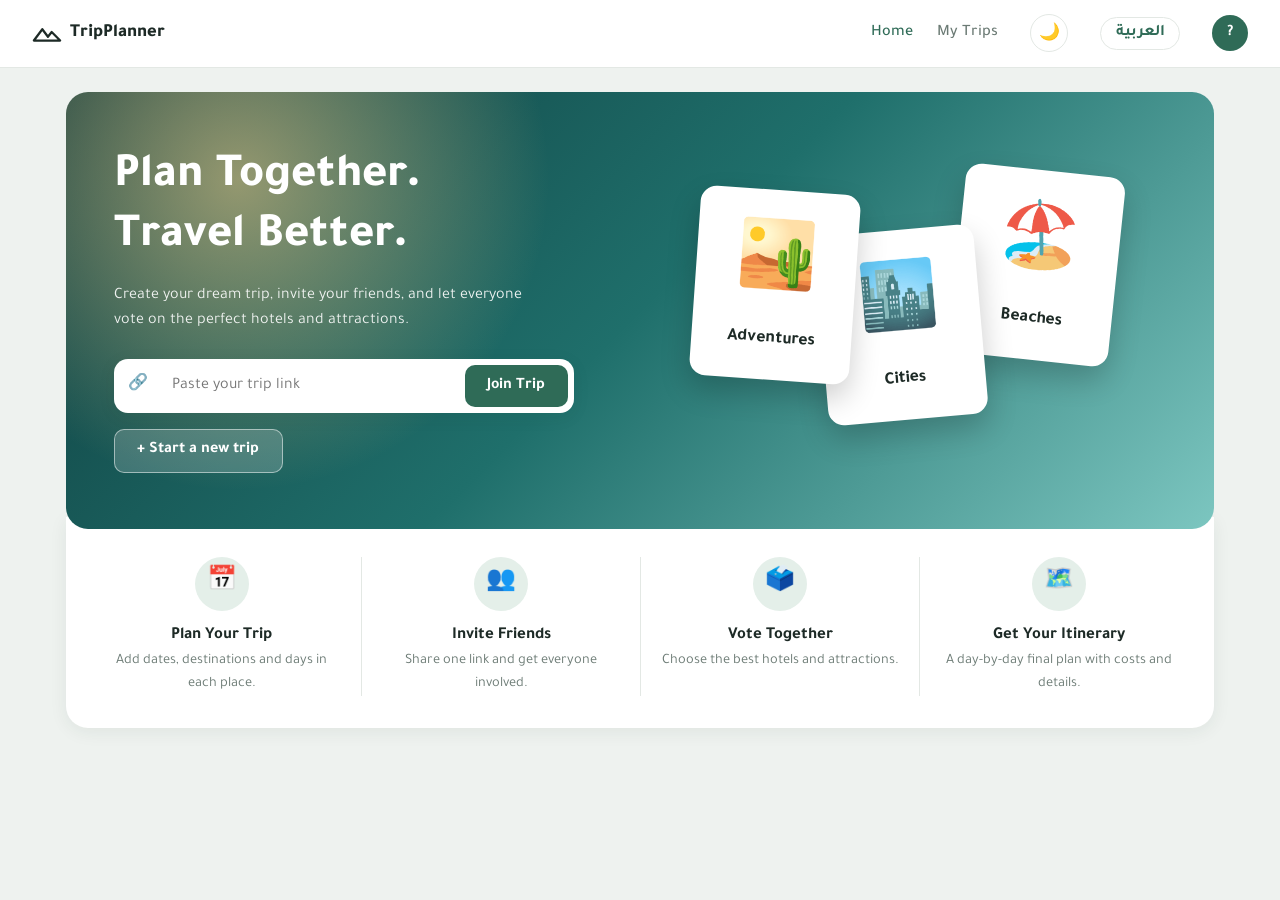
<file: TripPlanner/TripPlanner/index.html>
<!DOCTYPE html>
<html lang="en" dir="ltr">
<head>
  <meta charset="UTF-8">
  <meta name="viewport" content="width=device-width, initial-scale=1.0">
  <title>TripPlanner</title>
  <link rel="preconnect" href="https://fonts.googleapis.com">
  <link href="https://fonts.googleapis.com/css2?family=Tajawal:wght@400;500;700;800&display=swap" rel="stylesheet">
  <link rel="stylesheet" href="style.css">
  <script>
    // Apply the saved (or system) theme before the page paints, so there is no white flash
    try {
      var th = localStorage.getItem('theme') || (matchMedia('(prefers-color-scheme: dark)').matches ? 'dark' : 'light');
      document.documentElement.dataset.theme = th;
    } catch (e) {}
  </script>
</head>
<body>

  <!-- ===== Top bar ===== -->
  <header class="topbar">
    <a href="#" class="logo" id="logo">
      <svg viewBox="0 0 32 20" width="30" height="20" fill="none" stroke="currentColor" stroke-width="2.4" stroke-linejoin="round"><path d="M2 18 11 6l6 8 4-5 9 9Z"/></svg>
      TripPlanner
    </a>
    <nav class="nav">
      <a href="#" data-nav="home" class="active" data-i18n="nav_home"></a>
      <a href="#" data-nav="trips" data-i18n="nav_trips"></a>
    </nav>
    <button class="theme-btn" id="themeBtn"></button>
    <button class="lang-btn" id="langBtn"></button>
    <div class="avatar" id="avatar">?</div>
  </header>

  <!-- ===== Home ===== -->
  <section id="home" class="view">
    <div class="hero">
      <div class="hero-text">
        <h1 data-i18n-html="hero_title"></h1>
        <p data-i18n="hero_sub"></p>
        <div class="join-box">
          <span class="join-ico">🔗</span>
          <input id="joinInput" data-i18n-ph="join_ph">
          <button class="btn" id="joinBtn" data-i18n="join_btn"></button>
        </div>
        <button class="btn btn-light" id="newTripBtn" data-i18n="new_trip"></button>
      </div>
      <div class="hero-art">
        <div class="post p1"><span>🏖️</span><b data-i18n="hero_p1"></b></div>
        <div class="post p2"><span>🏙️</span><b data-i18n="hero_p2"></b></div>
        <div class="post p3"><span>🏜️</span><b data-i18n="hero_p3"></b></div>
      </div>
    </div>

    <div class="features">
      <div class="feature"><div class="f-ico">📅</div><h3 data-i18n="f1_t"></h3><p data-i18n="f1_p"></p></div>
      <div class="feature"><div class="f-ico">👥</div><h3 data-i18n="f2_t"></h3><p data-i18n="f2_p"></p></div>
      <div class="feature"><div class="f-ico">🗳️</div><h3 data-i18n="f3_t"></h3><p data-i18n="f3_p"></p></div>
      <div class="feature"><div class="f-ico">🗺️</div><h3 data-i18n="f4_t"></h3><p data-i18n="f4_p"></p></div>
    </div>
  </section>

  <!-- ===== Trip wizard ===== -->
  <section id="wizard" class="view" hidden>
    <aside class="steps" id="steps"></aside>
    <main class="step-content" id="stepContent"></main>
  </section>

  <!-- ===== Modal & toast ===== -->
  <div class="modal" id="modal" hidden>
    <div class="modal-box">
      <button class="modal-x" id="modalX" aria-label="Close">✕</button>
      <div id="modalBody"></div>
    </div>
  </div>
  <div class="toast" id="toast"></div>

  <script src="script.js"></script>
</body>
</html>
</file>
<file: TripPlanner/TripPlanner/style.css>
/* ================= المتغيرات العامة ================= */
:root {
  --bg: #eef2ef;
  --card: #ffffff;
  --soft: #f6f8f6;
  --line: #e3e8e4;
  --text: #1d2a26;
  --muted: #6b7a74;
  --primary: #2f6b57;
  --primary-dark: #245443;
  --primary-soft: #e4efe9;
  --accent: #e8a54b;
  --danger: #d9534f;
  --radius: 14px;
  --shadow: 0 4px 18px rgba(30, 50, 40, .07);
  --line-strong: #c3cfc8;
  --warn-bg: #fff8ec; --warn-line: #f3dfb8; --warn-text: #7a5a22;
  --danger-soft: #fdecec;
  --toast-bg: #1d2a26; --toast-text: #ffffff;
  --overlay: rgba(20, 35, 30, .45);
  color-scheme: light;
}

/* ================= الوضع الداكن ================= */
:root[data-theme="dark"] {
  --bg: #0e1513;
  --card: #17201d;
  --soft: #1e2926;
  --line: #2a3733;
  --line-strong: #3a4a45;
  --text: #e4ece8;
  --muted: #98aaa2;
  --primary: #4fb08b;
  --primary-dark: #3f9a78;
  --primary-soft: #1f382f;
  --accent: #f0b766;
  --danger: #f07a76;
  --danger-soft: #3a2222;
  --warn-bg: #2e2717; --warn-line: #54462a; --warn-text: #e8c98c;
  --toast-bg: #e4ece8; --toast-text: #0e1513;
  --overlay: rgba(0, 0, 0, .6);
  --shadow: 0 4px 18px rgba(0, 0, 0, .35);
  color-scheme: dark;
}

* { box-sizing: border-box; margin: 0; padding: 0; }
[hidden] { display: none !important; }

body {
  font-family: "Tajawal", system-ui, sans-serif;
  background: var(--bg);
  color: var(--text);
  line-height: 1.6;
}
button, input, select { font-family: inherit; font-size: inherit; }
input, select { background: var(--card); color: var(--text); }
input:disabled { opacity: .6; }
body, .card, .topbar, #wizard, .features, .hotel, .spot, .day, .modal-box { transition: background-color .25s, border-color .25s; }
button { cursor: pointer; }
h1 { font-size: 1.9rem; font-weight: 800; }
h2 { font-size: 1.3rem; font-weight: 700; }
h3 { font-size: 1.05rem; font-weight: 700; }
.muted { color: var(--muted); }
.small { font-size: .85rem; }

/* ================= الأزرار ================= */
.btn {
  background: var(--primary); color: #fff; border: 0;
  padding: .7rem 1.4rem; border-radius: 10px; font-weight: 700;
  transition: background .2s, transform .1s;
}
.btn:hover { background: var(--primary-dark); }
.btn:active { transform: scale(.97); }
.btn-light { background: rgba(255,255,255,.18); border: 1px solid rgba(255,255,255,.5); margin-top: 1rem; }
.btn-light:hover { background: rgba(255,255,255,.3); }
.btn-outline {
  background: var(--card); color: var(--primary); border: 1.5px solid var(--primary);
  padding: .55rem 1.1rem; border-radius: 10px; font-weight: 700;
}
.btn-outline:hover { background: var(--primary-soft); }
.btn-ghost { background: transparent; border: 0; color: var(--muted); font-weight: 700; padding: .7rem 1rem; }
.icon-btn {
  width: 34px; height: 34px; border-radius: 8px; border: 1px solid var(--line);
  background: var(--card); color: var(--muted); font-size: 1rem;
}
.icon-btn:hover { background: var(--soft); color: var(--text); }
.icon-btn.del:hover { color: var(--danger); }

/* ================= الشريط العلوي ================= */
.topbar {
  display: flex; align-items: center; gap: 2rem;
  padding: .9rem 2rem; background: var(--card); border-bottom: 1px solid var(--line);
  position: sticky; top: 0; z-index: 20;
}
.logo { display: flex; align-items: center; gap: .5rem; font-weight: 800; font-size: 1.15rem; color: var(--text); text-decoration: none; }
.nav { display: flex; gap: 1.5rem; margin-inline-start: auto; }
.nav a { color: var(--muted); text-decoration: none; font-weight: 500; white-space: nowrap; }
.nav a.active, .nav a:hover { color: var(--primary); }
.lang-btn {
  border: 1px solid var(--line); background: var(--card); color: var(--primary);
  padding: .4rem .9rem; border-radius: 20px; font-weight: 700;
}
.lang-btn:hover { background: var(--primary-soft); }
.theme-btn {
  width: 38px; height: 38px; border-radius: 50%; border: 1px solid var(--line);
  background: var(--card); font-size: 1.05rem; display: grid; place-items: center;
}
.theme-btn:hover { background: var(--primary-soft); }
.you { color: var(--muted); font-size: .8rem; font-weight: 500; }
.loading.small { font-size: .85rem; padding: .8rem 0 0; }
.avatar {
  width: 36px; height: 36px; border-radius: 50%;
  background: var(--primary); color: #fff; display: grid; place-items: center; font-weight: 700;
}

/* ================= الصفحة الرئيسية ================= */
#home { max-width: 1180px; margin: 1.5rem auto; padding: 0 1rem; }
.hero {
  display: grid; grid-template-columns: 1.1fr 1fr; align-items: center; gap: 2rem;
  padding: 3.5rem 3rem; border-radius: 22px; color: #fff; overflow: hidden; position: relative;
  background:
    radial-gradient(circle at 15% 20%, rgba(255, 214, 140, .55), transparent 30%),
    linear-gradient(135deg, #0f3d3e 0%, #1f6f6b 50%, #7cc6c0 100%);
}
.hero h1 { font-size: 3rem; line-height: 1.25; margin-bottom: 1rem; }
.hero p { opacity: .9; max-width: 440px; margin-bottom: 1.5rem; }
.join-box {
  display: flex; align-items: center; gap: .5rem; background: var(--card);
  border-radius: 14px; padding: .4rem; max-width: 460px; box-shadow: var(--shadow);
}
.join-ico { padding: 0 .5rem; }
.join-box input { flex: 1; border: 0; outline: 0; padding: .5rem; min-width: 0; color: var(--text); }
.hero-art { position: relative; height: 280px; }
.post {
  position: absolute; width: 160px; height: 190px; background: var(--card); color: var(--text);
  border-radius: 16px; box-shadow: 0 14px 30px rgba(0,0,0,.2);
  display: flex; flex-direction: column; align-items: center; justify-content: center; gap: .5rem;
}
.post span { font-size: 4rem; }
.post b { font-size: 1.1rem; }
.p1 { inset-inline-end: 10%; top: 0; transform: rotate(6deg); }
.p2 { inset-inline-end: 38%; top: 60px; transform: rotate(-5deg); }
.p3 { inset-inline-end: 64%; top: 20px; transform: rotate(4deg); }

.features {
  display: grid; grid-template-columns: repeat(4, 1fr);
  background: var(--card); border-radius: 0 0 22px 22px; margin-top: -12px; padding: 2.5rem 1rem 2rem;
  box-shadow: var(--shadow);
}
.feature { text-align: center; padding: 0 1.2rem; border-inline-start: 1px solid var(--line); }
.feature:first-child { border: 0; }
.f-ico {
  width: 54px; height: 54px; border-radius: 50%; background: var(--primary-soft);
  display: grid; place-items: center; font-size: 1.5rem; margin: 0 auto .8rem;
}
.feature p { color: var(--muted); font-size: .9rem; }

/* ================= المعالج ================= */
#wizard {
  display: grid; grid-template-columns: 250px 1fr;
  max-width: 1220px; margin: 1.5rem auto; background: var(--card); border-radius: 20px;
  box-shadow: var(--shadow); min-height: 80vh; overflow: hidden;
}
.steps { background: var(--soft); padding: 1.5rem 1rem; border-inline-end: 1px solid var(--line); }
.step {
  display: flex; gap: .8rem; align-items: flex-start; width: 100%; text-align: start;
  padding: .8rem; border-radius: 12px; border: 0; background: transparent; margin-bottom: .4rem; position: relative;
}
.step:disabled { cursor: not-allowed; opacity: .5; }
.step .num {
  flex: none; width: 28px; height: 28px; border-radius: 50%; border: 1.5px solid var(--line-strong);
  display: grid; place-items: center; font-weight: 700; font-size: .85rem; background: var(--card);
}
.step b { display: block; font-size: .95rem; }
.step small { color: var(--muted); font-size: .78rem; }
.step.active { background: var(--primary-soft); }
.step.active .num { background: var(--primary); border-color: var(--primary); color: #fff; }
.step.done .num { background: var(--primary-soft); border-color: var(--primary); color: var(--primary); }

.step-content { padding: 2rem 2.5rem; min-width: 0; }
.step-content > h1 { margin-bottom: .3rem; }
.lead { color: var(--muted); margin-bottom: 1.6rem; }

/* ================= الحقول ================= */
.grid2 { display: grid; grid-template-columns: 1fr 1fr; gap: 1rem 1.5rem; margin-bottom: 1.8rem; }
.field { display: flex; flex-direction: column; gap: .35rem; font-size: .9rem; font-weight: 500; }
.field input, .field select {
  border: 1px solid var(--line); border-radius: 10px; padding: .65rem .8rem; background: var(--card); color: var(--text); outline: 0;
}
.field input:focus, .field select:focus { border-color: var(--primary); box-shadow: 0 0 0 3px var(--primary-soft); }
.field input[readonly] { background: var(--soft); }

/* ================= الوجهات ================= */
.dest-row { display: flex; align-items: center; gap: .6rem; margin: .7rem 0; flex-wrap: wrap; }
.thumb {
  width: 64px; height: 48px; border-radius: 10px; display: grid; place-items: center; font-size: 1.6rem; flex: none;
}
.dest-row { align-items: flex-start; }
.dest-row > .thumb, .dest-row > .days-ctl, .dest-row > .del { margin-top: 0; }
.dest-input { position: relative; flex: 1; min-width: 180px; }
.dest-input input {
  width: 100%; border: 1px solid var(--line); border-radius: 10px; padding: .6rem .8rem;
  background: var(--card); color: var(--text); outline: 0; height: 48px;
}
.dest-input input:focus { border-color: var(--primary); box-shadow: 0 0 0 3px var(--primary-soft); }
.dest-sub { display: block; font-size: .75rem; color: var(--muted); margin-top: .2rem; padding-inline-start: .2rem; }
.days-ctl { display: flex; align-items: center; gap: .4rem; height: 48px; }
.dest-row > .del { height: 34px; margin-top: 7px; }
.ac {
  position: absolute; top: 52px; inset-inline: 0; background: var(--card); border: 1px solid var(--line);
  border-radius: 12px; box-shadow: 0 12px 30px rgba(0,0,0,.12); z-index: 30; overflow: hidden;
}
.ac-item { display: block; width: 100%; text-align: start; background: none; border: 0; padding: .6rem .8rem; border-bottom: 1px solid var(--line); }
.ac-item:last-child { border-bottom: 0; }
.ac-item:hover { background: var(--soft); }
.ac-item b { display: block; font-size: .92rem; }
.ac-item small { color: var(--muted); font-size: .75rem; }
.ac-msg { padding: .6rem .8rem; color: var(--muted); font-size: .85rem; }
.days-pill { min-width: 70px; text-align: center; font-weight: 700; }
#addDest { margin-top: .6rem; }
.alloc {
  margin: .9rem 0 .4rem; padding: .75rem 1rem; border-radius: 12px; font-size: .9rem; font-weight: 500;
  display: flex; justify-content: space-between; align-items: center; gap: .8rem; flex-wrap: wrap;
}
.alloc.ok { background: var(--primary-soft); color: var(--primary); }
.alloc.warn { background: var(--warn-bg); border: 1px solid var(--warn-line); color: var(--warn-text); }
.alloc .btn-outline { padding: .4rem .9rem; font-size: .85rem; white-space: nowrap; }
.actions { display: flex; justify-content: flex-end; gap: .7rem; margin-top: 2rem; }

/* ================= النافذة المنبثقة ================= */
.modal {
  position: fixed; inset: 0; background: var(--overlay); z-index: 50;
  display: grid; place-items: center; padding: 1rem; animation: fade .2s;
}
.modal-box {
  background: var(--card); border-radius: 20px; padding: 2rem; width: min(560px, 100%);
  position: relative; max-height: 90vh; overflow: auto; animation: pop .25s;
}
.modal-x { position: absolute; inset-inline-end: 1rem; top: 1rem; border: 0; background: var(--soft); width: 32px; height: 32px; border-radius: 50%; }
.q { font-weight: 700; margin: 1.3rem 0 .6rem; }
.opts { display: grid; grid-template-columns: 1fr 1fr; gap: .8rem; }
.opt {
  border: 2px solid var(--line); background: var(--card); border-radius: 14px; padding: 1rem;
  display: flex; flex-direction: column; align-items: center; gap: .2rem; text-align: center; transition: .15s;
}
.opt:hover { border-color: var(--line-strong); }
.opt.sel { border-color: var(--primary); background: var(--primary-soft); }
.opt .ico { font-size: 1.8rem; }
.opt small { color: var(--muted); font-size: .8rem; }
@keyframes fade { from { opacity: 0; } }
@keyframes pop { from { transform: scale(.94); opacity: 0; } }

/* ================= الدعوة ================= */
.link-box { display: flex; gap: .5rem; margin: .8rem 0 1rem; }
.link-box input { flex: 1; border: 1px solid var(--line); border-radius: 10px; padding: .65rem .8rem; background: var(--soft); direction: ltr; min-width: 0; }
.share-row { display: flex; gap: .6rem; flex-wrap: wrap; }
.wa { background: #25d366; }
.wa:hover { background: #1ea952; }
.card { background: var(--card); border: 1px solid var(--line); border-radius: var(--radius); padding: 1.4rem; margin-bottom: 1.4rem; }
.note { background: var(--warn-bg); border: 1px solid var(--warn-line); color: var(--warn-text); border-radius: 12px; padding: .8rem 1rem; font-size: .88rem; margin-top: 1rem; }
.member { display: flex; align-items: center; gap: .8rem; padding: .7rem 0; border-bottom: 1px solid var(--line); }
.member:last-child { border: 0; }
.m-av { width: 36px; height: 36px; border-radius: 50%; display: grid; place-items: center; color: #fff; font-weight: 700; flex: none; }
.member .role { font-size: .78rem; color: var(--accent); }
.member .status { margin-inline-start: auto; font-size: .82rem; color: var(--primary); font-weight: 700; }
.member .status.wait { color: var(--muted); font-weight: 500; }
.add-member { display: flex; gap: .5rem; margin-top: 1rem; }
.add-member input { flex: 1; border: 1px solid var(--line); border-radius: 10px; padding: .6rem .8rem; min-width: 0; }

/* ================= التصويت ================= */
.trip-head { display: flex; justify-content: space-between; align-items: flex-start; gap: 1rem; flex-wrap: wrap; margin-bottom: 1rem; }
.voter { background: var(--primary-soft); padding: .5rem .9rem; border-radius: 12px; font-size: .9rem; }
.voter select { border: 0; background: transparent; font-weight: 700; color: var(--primary); outline: 0; }
.tabs { display: flex; gap: .3rem; border-bottom: 1px solid var(--line); margin-bottom: 1.4rem; overflow-x: auto; }
.tab { border: 0; background: none; padding: .7rem 1.1rem; color: var(--muted); font-weight: 700; border-bottom: 3px solid transparent; white-space: nowrap; }
.tab.active { color: var(--primary); border-color: var(--primary); }
.sec-head { display: flex; justify-content: space-between; align-items: flex-start; gap: 1rem; margin-bottom: 1rem; }
.badge { background: var(--danger-soft); color: var(--danger); padding: .3rem .8rem; border-radius: 10px; font-size: .82rem; font-weight: 700; white-space: nowrap; }
.badge.ok { background: var(--primary-soft); color: var(--primary); }

.hotels { display: grid; grid-template-columns: repeat(auto-fill, minmax(190px, 1fr)); gap: 1rem; }
.hotel { border: 1px solid var(--line); border-radius: 12px; overflow: hidden; display: flex; flex-direction: column; transition: .15s; }
.hotel.on { border-color: var(--primary); box-shadow: 0 0 0 2px var(--primary); }
.h-img { height: 110px; display: grid; place-items: center; font-size: 2.8rem; position: relative; }
.h-votes { position: absolute; top: 8px; inset-inline-start: 8px; background: var(--card); color: var(--text); border-radius: 8px; padding: 0 .5rem; font-size: .75rem; font-weight: 700; }
.h-body { padding: .8rem; display: flex; flex-direction: column; gap: .2rem; flex: 1; }
.h-body .rate { color: var(--muted); font-size: .8rem; }
.h-body .rate b { color: var(--accent); }
.h-body .price { color: var(--primary); font-weight: 800; }
.h-body .price small { color: var(--muted); font-weight: 400; }
.h-body .btn { margin-top: auto; padding: .5rem; width: 100%; }
.hotel.on .btn { background: var(--primary-soft); color: var(--primary); }

.results { margin-top: 1.5rem; }
.results h3 { margin-bottom: .6rem; }
.bar-row { display: grid; grid-template-columns: 150px 1fr 60px; align-items: center; gap: .8rem; padding: .35rem 0; font-size: .88rem; }
.bar { height: 8px; background: var(--soft); border-radius: 8px; overflow: hidden; }
.bar i { display: block; height: 100%; background: var(--primary); border-radius: 8px; transition: width .4s; }
.bar-row span:last-child { color: var(--muted); font-size: .8rem; }

.spots { display: grid; grid-template-columns: repeat(auto-fill, minmax(220px, 1fr)); gap: .7rem; }
.spot {
  display: flex; align-items: center; gap: .7rem; text-align: start;
  border: 1.5px solid var(--line); background: var(--card); border-radius: 12px; padding: .7rem;
}
.spot:hover { border-color: var(--line-strong); }
.spot-emoji { font-size: 1.6rem; width: 44px; height: 44px; border-radius: 10px; background: var(--soft); display: grid; place-items: center; flex: none; }
.spot b { display: block; font-size: .92rem; }
.spot small { color: var(--muted); font-size: .78rem; }
.spot .check { margin-inline-start: auto; width: 22px; height: 22px; border-radius: 50%; border: 1.5px solid var(--line); display: grid; place-items: center; font-size: .75rem; color: transparent; flex: none; }
.spot.on { border-color: var(--primary); background: var(--primary-soft); }
.spot.on .check { background: var(--primary); border-color: var(--primary); color: #fff; }

/* ================= الاقتراحات والتحميل ================= */
.spot { cursor: pointer; }
.map-link { font-size: .78rem; color: var(--primary); text-decoration: none; font-weight: 700; }
.map-link:hover { text-decoration: underline; }
.h-body .links { display: flex; gap: .8rem; margin-bottom: .3rem; }
.credit { font-size: .75rem; color: var(--muted); margin: -.8rem 0 1rem; }
.credit a { color: inherit; }
.loading { display: flex; align-items: center; gap: .6rem; color: var(--muted); padding: .6rem 0 1rem; }
.spinner {
  width: 18px; height: 18px; border: 2.5px solid var(--primary-soft); border-top-color: var(--primary);
  border-radius: 50%; animation: spin .8s linear infinite; flex: none;
}
@keyframes spin { to { transform: rotate(360deg); } }
.link-btn { background: none; border: 0; color: var(--primary); font-weight: 700; text-decoration: underline; }
.add-item { display: flex; gap: .5rem; margin-top: 1.2rem; flex-wrap: wrap; padding-top: 1rem; border-top: 1px dashed var(--line); }
.add-item input { flex: 1; min-width: 150px; border: 1px solid var(--line); border-radius: 10px; padding: .55rem .8rem; outline: 0; }
.add-item input:focus { border-color: var(--primary); }
.add-item input[type=number] { flex: 0 1 230px; min-width: 200px; }

/* ================= البرنامج النهائي ================= */
.city-block { margin-bottom: 2rem; }
.banner {
  border-radius: 16px; padding: 1.5rem; display: flex; justify-content: space-between; align-items: center;
  gap: 1rem; flex-wrap: wrap; color: #fff; margin-bottom: 1rem; text-shadow: 0 1px 6px rgba(0,0,0,.25);
}
.banner h2 { font-size: 1.8rem; }
.banner-hotels { display: flex; gap: .6rem; flex-wrap: wrap; }
.hchip { background: var(--card); color: var(--text); border-radius: 12px; padding: .6rem .9rem; display: flex; gap: .6rem; align-items: center; text-shadow: none; }
.hchip small { display: block; color: var(--muted); font-size: .76rem; }
.days { display: grid; grid-template-columns: repeat(auto-fill, minmax(200px, 1fr)); gap: .8rem; }
.day { border: 1px solid var(--line); border-radius: 12px; padding: 1rem; }
.day h3 { font-size: .98rem; }
.day .date { color: var(--muted); font-size: .8rem; margin-bottom: .6rem; }
.slot { display: flex; gap: .6rem; align-items: center; margin: .5rem 0; }
.slot .spot-emoji { width: 40px; height: 40px; font-size: 1.3rem; }
.slot b { display: block; font-size: .88rem; }
.slot small { color: var(--muted); font-size: .75rem; }
.day .stay { font-size: .75rem; color: var(--muted); border-top: 1px dashed var(--line); padding-top: .5rem; margin-top: .5rem; }

.bottom-grid { display: grid; grid-template-columns: 1.4fr 1fr; gap: 1.4rem; }
.cost-row { display: grid; grid-template-columns: 40px 1fr 90px 110px; align-items: center; gap: .8rem; padding: .8rem 0; border-bottom: 1px solid var(--line); }
.cost-ico { width: 38px; height: 38px; border-radius: 50%; display: grid; place-items: center; background: var(--soft); }
.cost-row b { text-align: end; }
.cost-row .pct { display: flex; align-items: center; gap: .4rem; }
.cost-row .pct .bar { flex: 1; }
.unit { display: flex; align-items: center; gap: .3rem; font-size: .75rem; color: var(--muted); margin-top: .25rem; flex-wrap: wrap; }
.unit input { width: 76px; border: 1px solid var(--line); border-radius: 8px; padding: .15rem .4rem; font-size: .8rem; }
.total {
  display: grid; grid-template-columns: 1fr 1fr; background: var(--primary-soft);
  border-radius: 14px; margin-top: 1.2rem; overflow: hidden;
}
.total div { padding: 1rem 1.2rem; }
.total div + div { border-inline-start: 1px solid var(--line); }
.total small { color: var(--primary); font-weight: 700; }
.total strong { display: block; font-size: 1.7rem; }

/* ================= التنبيه ================= */
.toast {
  position: fixed; bottom: 24px; left: 50%; transform: translate(-50%, 120px);
  background: var(--toast-bg); color: var(--toast-text); padding: .75rem 1.3rem; border-radius: 12px;
  transition: transform .3s; z-index: 60; font-weight: 500;
}
.toast.show { transform: translate(-50%, 0); }

/* ================= الشاشات الصغيرة ================= */
@media (max-width: 900px) {
  .hero { grid-template-columns: minmax(0, 1fr); padding: 2.2rem 1.5rem; }
  .hero-text { min-width: 0; }
  .join-box { max-width: 100%; }
  .join-box .btn { padding: .6rem .9rem; white-space: nowrap; }
  .hero h1 { font-size: 2.2rem; }
  .hero-art { display: none; }
  .features { grid-template-columns: 1fr 1fr; gap: 1.5rem 0; }
  .feature:nth-child(3) { border: 0; }
  #wizard { grid-template-columns: 1fr; margin: 0; border-radius: 0; }
  .steps { display: flex; overflow-x: auto; border: 0; border-bottom: 1px solid var(--line); padding: .6rem; }
  .step { min-width: 150px; margin: 0; }
  .step-content { padding: 1.5rem 1rem; }
  .grid2, .bottom-grid, .opts { grid-template-columns: 1fr; }
  .bar-row { grid-template-columns: 110px 1fr 50px; }
  .cost-row { grid-template-columns: 36px 1fr 80px; }
  .cost-row .pct { display: none; }
  .topbar { padding: .8rem 1rem; gap: 1rem; }
}
@media (max-width: 600px) {
  .topbar { gap: .5rem; padding: .7rem .8rem; }
  .logo { font-size: 1rem; }
  .logo svg { width: 24px; }
  .nav { gap: .8rem; }
  .nav a[data-nav="home"] { display: none; } /* the logo already goes home */
  .lang-btn { padding: .3rem .6rem; font-size: .85rem; }
  .theme-btn, .avatar { width: 34px; height: 34px; }
  .add-item input, .add-item input[type=number] { flex: 1 1 100%; min-width: 0; }
  .hero h1 { font-size: 1.9rem; }
}

/* ================= الطباعة (تحميل PDF) ================= */
@media print {
  :root, :root[data-theme="dark"] { --bg: #fff; --card: #fff; --soft: #f6f8f6; --line: #e3e8e4; --text: #1d2a26; --muted: #6b7a74; }
  body { background: #fff; }
  .topbar, .steps, .actions, .no-print { display: none !important; }
  #wizard { display: block; box-shadow: none; }
  .step-content { padding: 0; }
  .banner, .spot-emoji, .bar i, .total { -webkit-print-color-adjust: exact; print-color-adjust: exact; }
  .day, .card { break-inside: avoid; }
}
</file>
